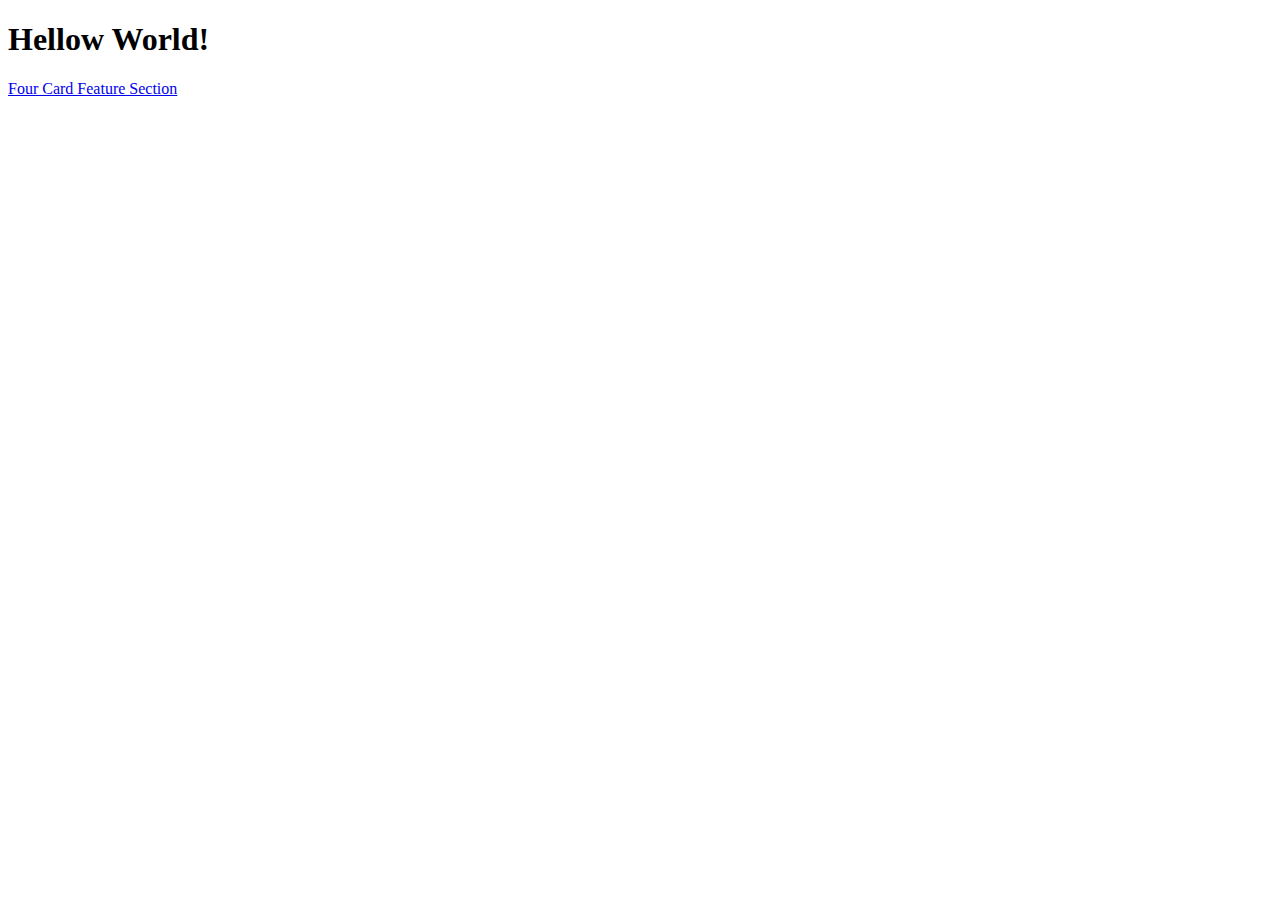
<file: index.html>
<!DOCTYPE html>
<html lang="en">
  <head>
    <meta charset="UTF-8" />
    <meta http-equiv="X-UA-Compatible" content="IE=edge" />
    <meta name="viewport" content="width=device-width, initial-scale=1.0" />
    <title>Main Page of Frontend Mentor Projects</title>
  </head>
  <body>
    <h1>Hellow World!</h1>

    <a href="/four-card-feature-section-master/index.html">
      Four Card Feature Section</a
    >
  </body>
</html>
</file>
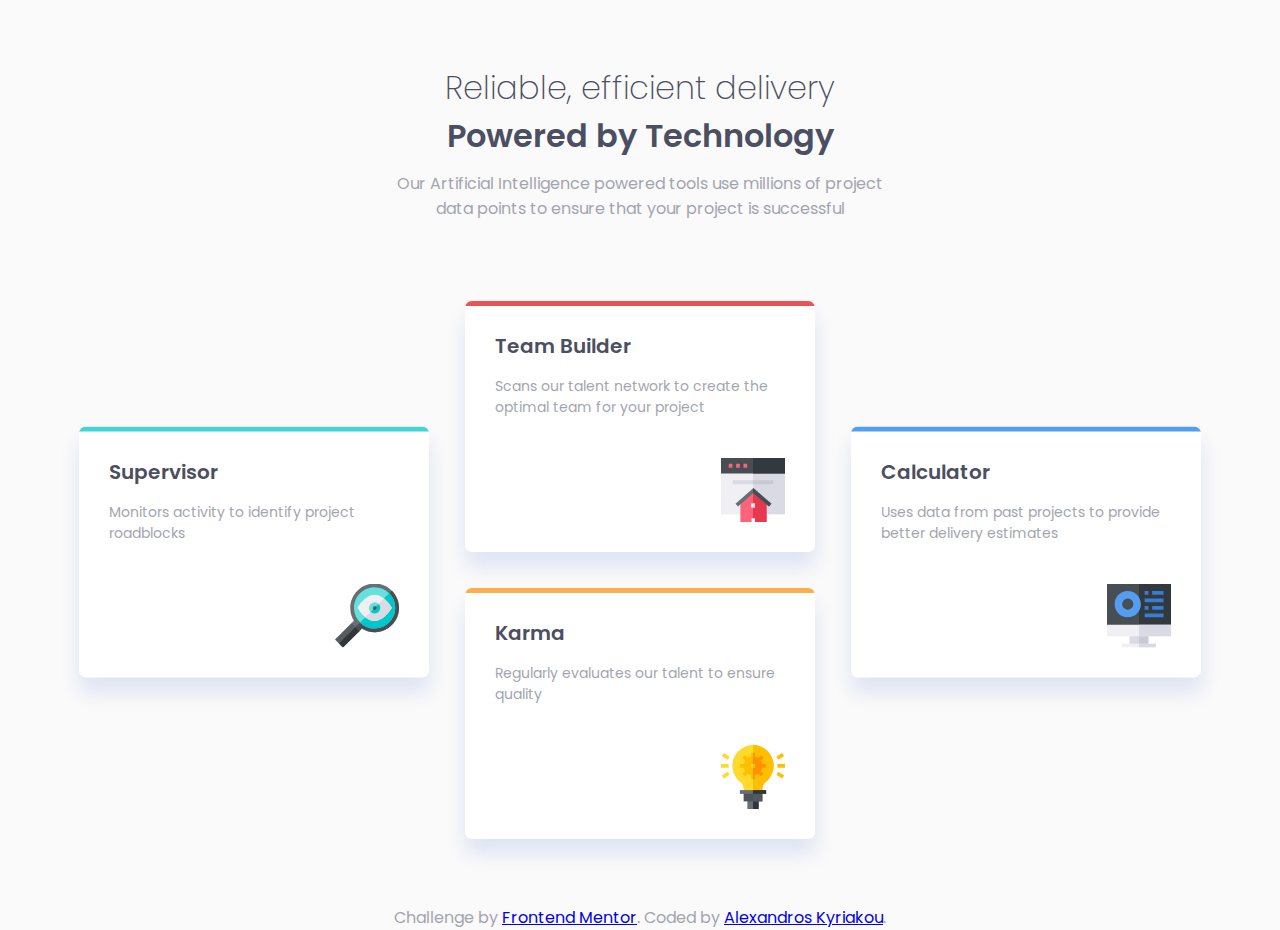
<file: four-card-feature-section-master/index.html>
<!DOCTYPE html>
<html lang="en">
  <head>
    <meta charset="UTF-8" />
    <meta name="viewport" content="width=device-width, initial-scale=1.0" />

    <link
      rel="icon"
      type="image/png"
      sizes="32x32"
      href="/four-card-feature-section-master/images/favicon-32x32.png"
    />
    <link rel="stylesheet" href="/four-card-feature-section-master/style.css" />

    <title>Frontend Mentor | Four card feature section</title>
  </head>
  <body>
    <header>
      <div class="container-text">
        <h1>Reliable, efficient delivery</h1>
        <span>Powered by Technology</span>
        <p>
          Our Artificial Intelligence powered tools use millions of project data
          points to ensure that your project is successful
        </p>
      </div>
    </header>

    <div class="container-cards">
      <div class="card card-mid card-cyan">
        <h2>Supervisor</h2>
        <p>Monitors activity to identify project roadblocks</p>
        <img
          src="/four-card-feature-section-master/images/icon-supervisor.svg"
          alt="supervisor"
        />
      </div>

      <div class="card card-red">
        <h2>Team Builder</h2>
        <p>
          Scans our talent network to create the optimal team for your project
        </p>
        <img
          src="/four-card-feature-section-master/images/icon-team-builder.svg"
          alt="team builder"
        />
      </div>

      <div class="card card-mid card-blue">
        <h2>Calculator</h2>
        <p>Uses data from past projects to provide better delivery estimates</p>
        <img
          src="/four-card-feature-section-master/images/icon-calculator.svg"
          alt="calculator"
        />
      </div>

      <div class="card card-orange">
        <h2>Karma</h2>
        <p>Regularly evaluates our talent to ensure quality</p>
        <img
          src="/four-card-feature-section-master/images/icon-karma.svg"
          alt="karma"
        />
      </div>
    </div>

    <footer>
      <p>
        Challenge by
        <a href="https://www.frontendmentor.io?ref=challenge" target="_blank"
          >Frontend Mentor</a
        >. Coded by <a href="#">Alexandros Kyriakou</a>.
      </p>
    </footer>
  </body>
</html>
</file>
<file: four-card-feature-section-master/style.css>
@import url("https://fonts.googleapis.com/css2?family=Poppins:wght@200;400;600&display=swap");

:root {
  --color-red: hsl(0, 78%, 62%);
  --color-cyan: hsl(180, 62%, 55%);
  --color-orange: hsl(34, 97%, 64%);
  --color-blue: hsl(212, 86%, 64%);

  --color-veryDarkBlue: hsl(234, 12%, 34%);
  --color-grayishBlue: hsl(229, 6%, 66%);
  --color-veryLightGray: hsl(0, 0%, 98%);
}

*,
*::before,
*::after {
  margin: 0;
  padding: 0;
  box-sizing: border-box;
}

body {
  font-size: 16px;
  font-family: "Poppins", sans-serif;
  background-color: var(--color-veryLightGray);
}

header {
  margin: 4rem auto;
  max-width: 500px;
  text-align: center;
}

.container-text {
  text-align: center;

  width: 500px;
  height: 155px;
  margin: 0 auto;
}

h1 {
  font-weight: 200;
  color: var(--color-veryDarkBlue);
  /* margin: 0; */
}

span {
  font-size: 2rem;
  font-weight: 600;
  color: var(--color-veryDarkBlue);
}

p {
  margin-top: 0.7rem;
  color: var(--color-grayishBlue);
}

.container-cards {
  margin: 0 auto;
  max-width: 1440px;
  /* height: 670px; */
  display: flex;
  flex-wrap: wrap;
  justify-content: center;
}

.card {
  padding: 30px;
  margin: 18px;
  width: 350px;
  border-radius: 7px;
  /* height: 250px; */
  background-color: #fff;
  overflow: hidden;
  box-shadow: 0.5px 15px 20px #0335bd1c;
  position: relative;
}

.card h2 {
  color: var(--color-veryDarkBlue);
  font-size: 20px;
  font-weight: 600;
}

.card p {
  font-size: 14px;
  margin: 15px 0 40px;
}

.card img {
  display: block;
  margin-left: auto;
}

.card-mid {
  transform: translateY(50%);
}

.card::after {
  content: "";
  position: absolute;
  top: 0;
  left: 0;
  height: 5px;
  width: 100%;
}

.card-blue::after {
  background-color: var(--color-blue);
}

.card-red::after {
  background-color: var(--color-red);
}

.card-cyan::after {
  background-color: var(--color-cyan);
}

.card-orange::after {
  background-color: var(--color-orange);
}

footer {
  margin-top: 3rem;
  text-align: center;
}

@media (max-width: 1157px) {
  .card-mid {
    transform: translateY(0);
  }
}
</file>
